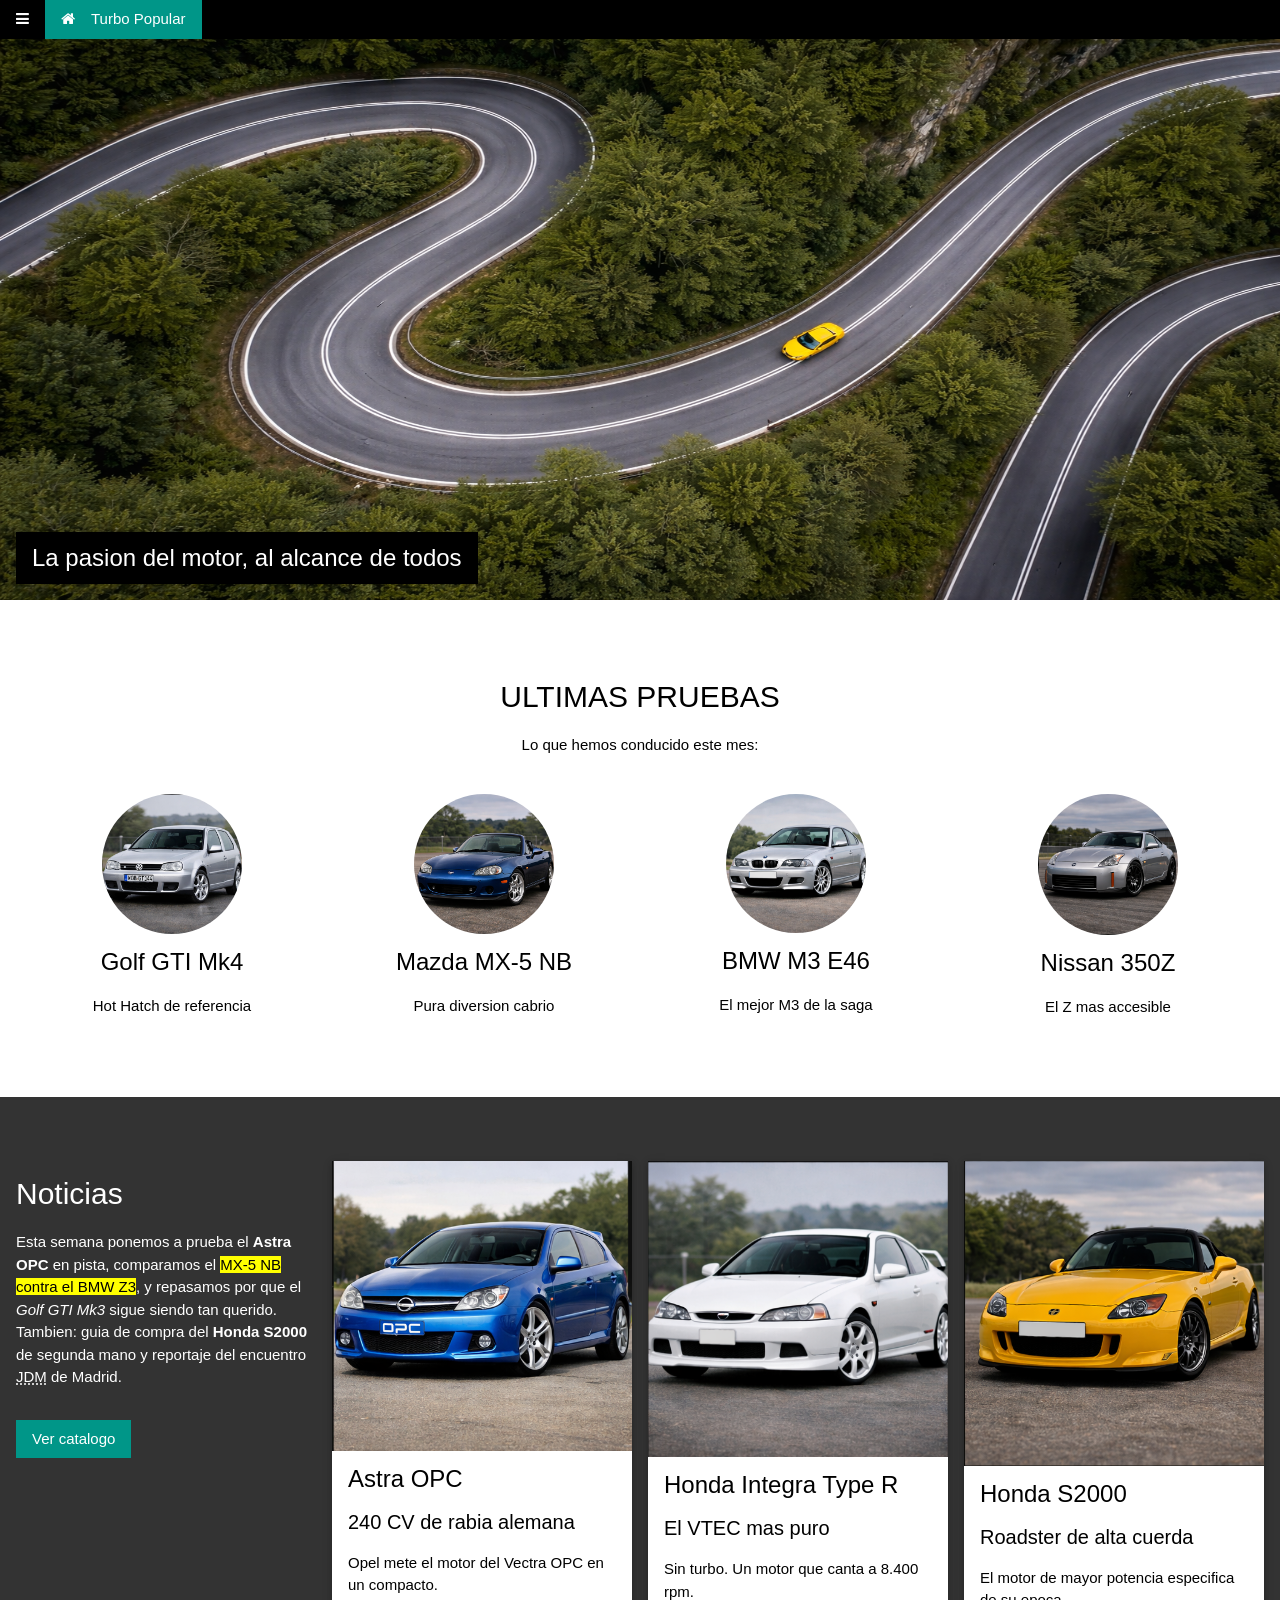
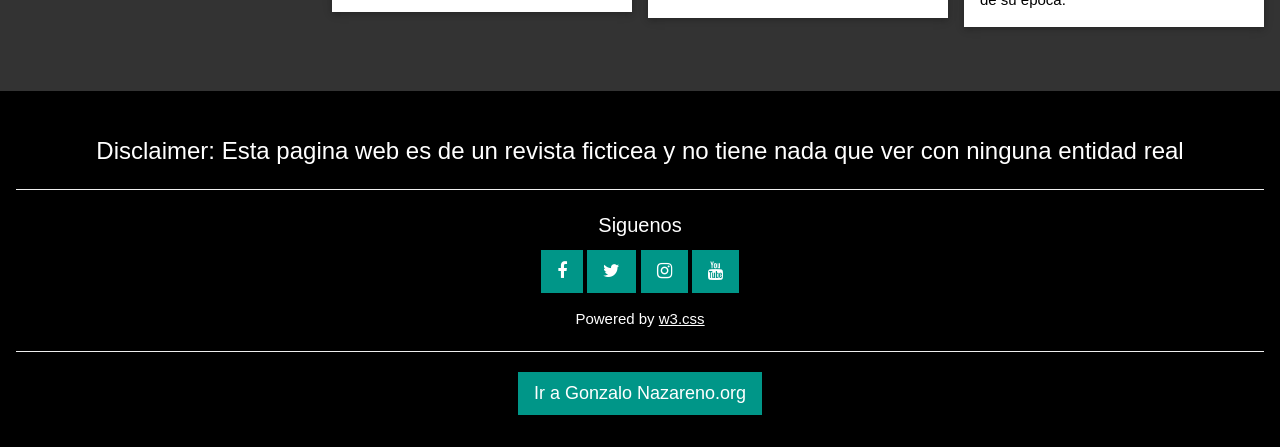
<file: index.html>
<!DOCTYPE html>
<html lang="es">
<head>
<title>Inicio - Turbo Popular</title>
<meta charset="UTF-8">
<meta name="viewport" content="width=device-width, initial-scale=1">
<link rel="icon" type="image/svg+xml" href="imagenes/favicon.svg">
<link rel="stylesheet" href="styles.css">
<link rel="stylesheet" href="https://cdnjs.cloudflare.com/ajax/libs/font-awesome/4.7.0/css/font-awesome.min.css">
</head>
<body id="inicio">

<input type="checkbox" id="menu-abierto" class="checkbox-sidebar">

<nav class="w3-sidebar w3-bar-block w3-white w3-card w3-animate-left w3-xxlarge ocultar" id="mySidebar">
  <label for="menu-abierto" class="w3-bar-item w3-button w3-text-teal puntero">
    Cerrar <i class="fa fa-remove"></i>
  </label>
  <hr>
  <a href="index.html" class="w3-bar-item w3-button boton-barra-lateral">Inicio</a>
  <hr>
  <a href="info.html" class="w3-bar-item w3-button boton-barra-lateral">La Revista</a>
  <hr>
  <a href="galeria.html" class="w3-bar-item w3-button boton-barra-lateral">Catalogo</a>
  <hr>
  <a href="suscripcion.html" class="w3-bar-item w3-button boton-barra-lateral">Suscripcion</a>
  <hr>
  <a href="examen.html" class="w3-bar-item w3-button boton-barra-lateral">Examen</a>
</nav>

<div class="w3-top">
  <div class="w3-bar w3-theme-d2 w3-left-align">
    <label for="menu-abierto" class="w3-bar-item w3-button w3-hover-white puntero">
      <i class="fa fa-bars"></i>
    </label>
    <a href="index.html" class="w3-bar-item w3-button w3-teal">
      <i class="fa fa-home w3-margin-right"></i>Turbo Popular
    </a>
    <span class="w3-bar-item w3-hide-small w3-opacity titulo-menu-lateral">Inicio</span>
  </div>
</div>

<div class="w3-display-container w3-animate-opacity">
  <img src="imagenes/cabecera.png" class="imagen-principal" alt="Turbo Popular">
  <div class="w3-container w3-display-bottomleft w3-margin-bottom">
    <button class="w3-button w3-xlarge w3-theme w3-hover-teal">La pasion del motor, al alcance de todos</button>
  </div>
</div>

<div class="w3-container w3-padding-64 w3-center" id="pruebas">
  <h2>ULTIMAS PRUEBAS</h2>
  <p>Lo que hemos conducido este mes:</p>
  <div class="w3-row"><br>

    <div class="w3-quarter">
      <img src="imagenes/golf-gti-mk4.png" class="w3-circle w3-hover-opacity imagenes-ini" alt="Golf GTI Mk4">
      <h3>Golf GTI Mk4</h3>
      <p>Hot Hatch de referencia</p>
    </div>

    <div class="w3-quarter">
      <img src="imagenes/mx5-nb.png" class="w3-circle w3-hover-opacity imagenes-ini" alt="Mazda MX-5 NB">
      <h3>Mazda MX-5 NB</h3>
      <p>Pura diversion cabrio</p>
    </div>

    <div class="w3-quarter">
      <img src="imagenes/m3-e46.png" class="w3-circle w3-hover-opacity imagenes-ini" alt="BMW M3 E46">
      <h3>BMW M3 E46</h3>
      <p>El mejor M3 de la saga</p>
    </div>

    <div class="w3-quarter">
      <img src="imagenes/350z.png" class="w3-circle w3-hover-opacity imagenes-ini" alt="Nissan 350Z">
      <h3>Nissan 350Z</h3>
      <p>El Z mas accesible</p>
    </div>

  </div>
</div>

<div class="w3-row-padding w3-padding-64 w3-theme-l1" id="noticias">

  <div class="w3-quarter">
    <h2>Noticias</h2>
    <p>Esta semana ponemos a prueba el <strong>Astra OPC</strong> en pista,
    comparamos el <mark>MX-5 NB contra el BMW Z3</mark>, y repasamos
    por que el <em>Golf GTI Mk3</em> sigue siendo tan querido.
    Tambien: guia de compra del <strong>Honda S2000</strong> de segunda mano
    y reportaje del encuentro <abbr title="Japan Domestic Market">JDM</abbr> de Madrid.</p>
    <a href="galeria.html" class="w3-button w3-teal w3-margin-top">Ver catalogo</a>
  </div>

  <div class="w3-quarter">
    <div class="w3-card w3-white">
      <img src="imagenes/astra-opc.png" class="imagenes-noticia" alt="Astra OPC">
      <div class="w3-container">
        <h3>Astra OPC</h3>
        <h4>240 CV de rabia alemana</h4>
        <p>Opel mete el motor del Vectra OPC en un compacto.</p>
      </div>
    </div>
  </div>

  <div class="w3-quarter">
    <div class="w3-card w3-white">
      <img src="imagenes/integra-typeR.png" class="imagenes-noticia" alt="Honda Integra Type R">
      <div class="w3-container">
        <h3>Honda Integra Type R</h3>
        <h4>El VTEC mas puro</h4>
        <p>Sin turbo. Un motor que canta a 8.400 rpm.</p>
      </div>
    </div>
  </div>

  <div class="w3-quarter">
    <div class="w3-card w3-white">
      <img src="imagenes/s2000.png" class="imagenes-noticia" alt="Honda S2000">
      <div class="w3-container">
        <h3>Honda S2000</h3>
        <h4>Roadster de alta cuerda</h4>
        <p>El motor de mayor potencia especifica de su epoca.</p>
      </div>
    </div>
  </div>

</div>

<footer class="w3-container w3-padding-32 w3-theme-d1 w3-center">
  <h3>Disclaimer: Esta pagina web es de un revista ficticea y no tiene nada que ver con ninguna entidad real</h3>
  <hr>
  <h4>Siguenos</h4>
  <a class="w3-button w3-large w3-teal" href="https://www.facebook.com"  target="_blank" rel="noopener"><i class="fa fa-facebook"></i></a>
  <a class="w3-button w3-large w3-teal" href="https://www.twitter.com"   target="_blank" rel="noopener"><i class="fa fa-twitter"></i></a>
  <a class="w3-button w3-large w3-teal" href="https://www.instagram.com" target="_blank" rel="noopener"><i class="fa fa-instagram"></i></a>
  <a class="w3-button w3-large w3-teal" href="https://www.youtube.com"   target="_blank" rel="noopener"><i class="fa fa-youtube"></i></a>
  <a class="w3-button w3-large w3-teal w3-hide-small" href="https://www.linkedin.com" target="_blank" rel="noopener"><i class="fa fa-linkedin"></i></a>
  <p>Powered by <a href="https://www.w3schools.com/w3css/default.asp" target="_blank">w3.css</a></p>
  <hr>
  <a class="w3-button w3-large w3-teal" href="https://www.gonzalonazareno.org"  target="_blank" rel="noopener">Ir a Gonzalo Nazareno.org</a>
</footer>
</body>
</html>
</file>
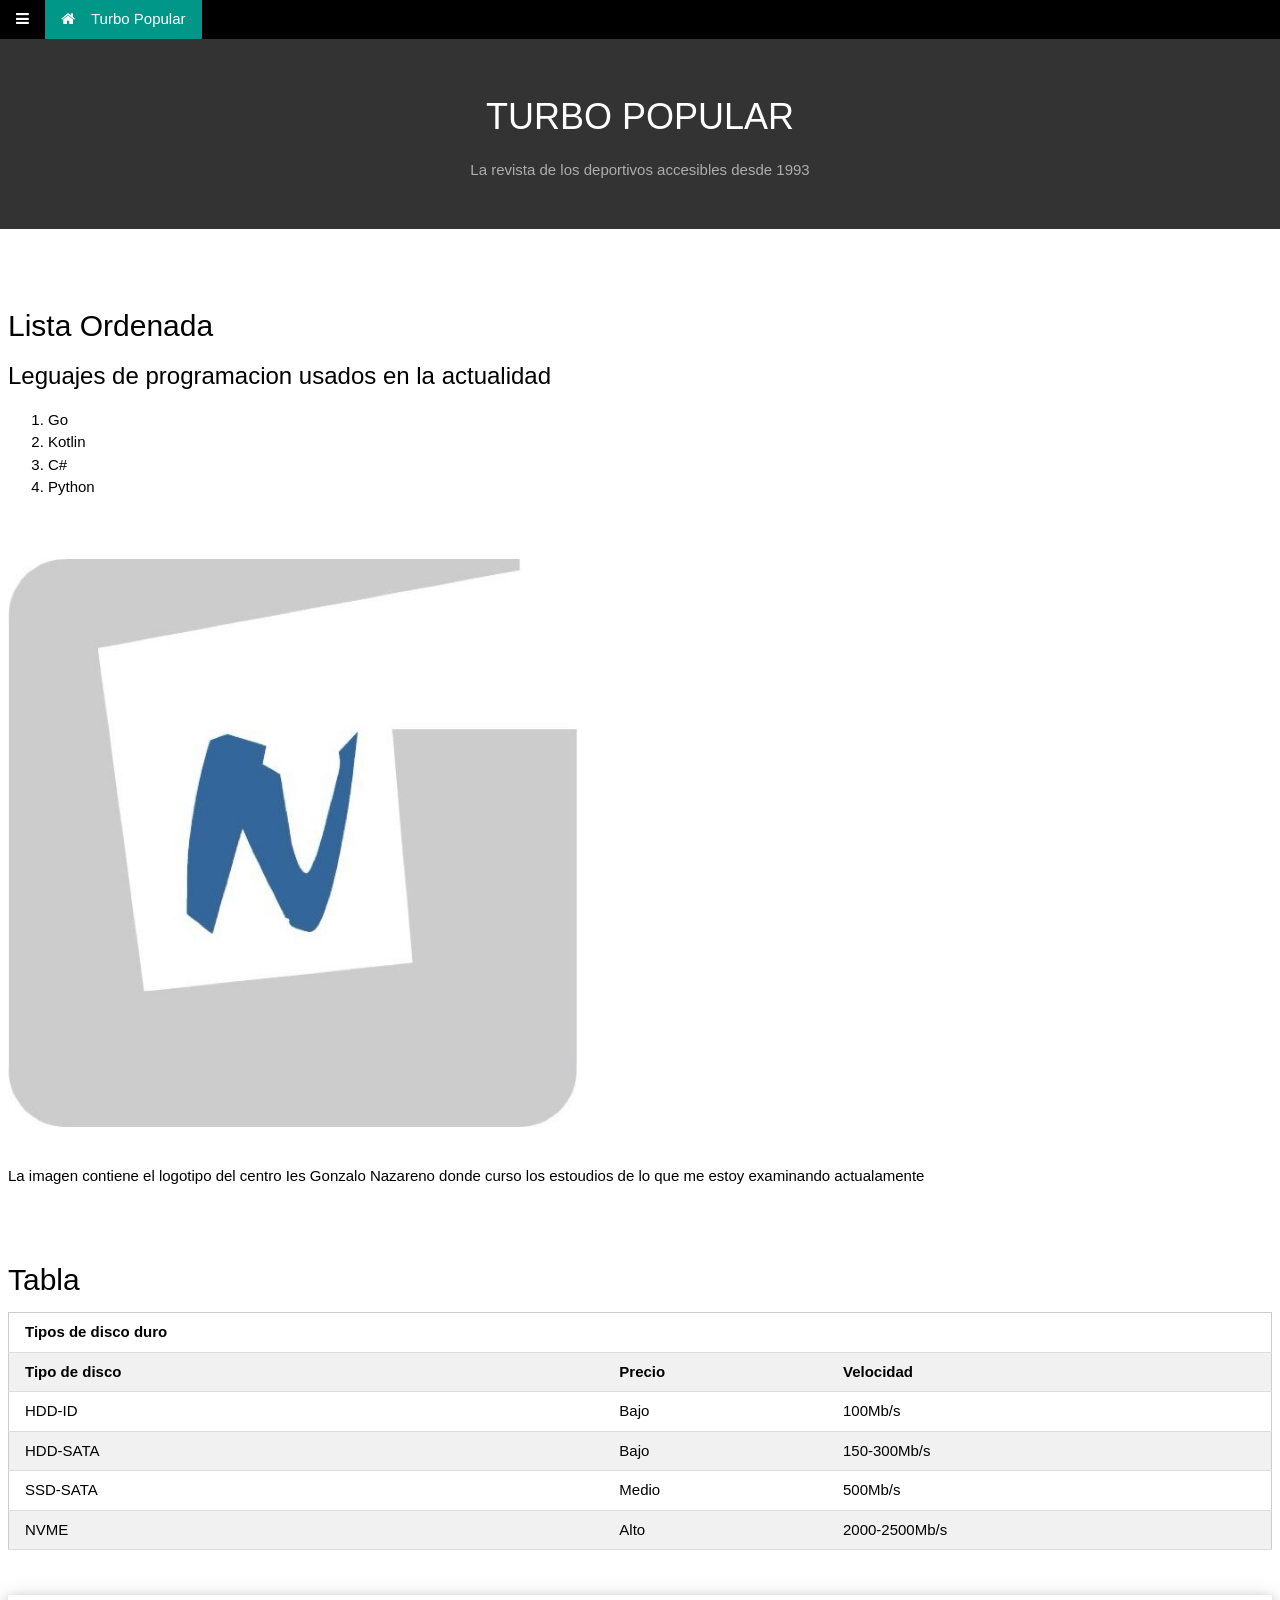
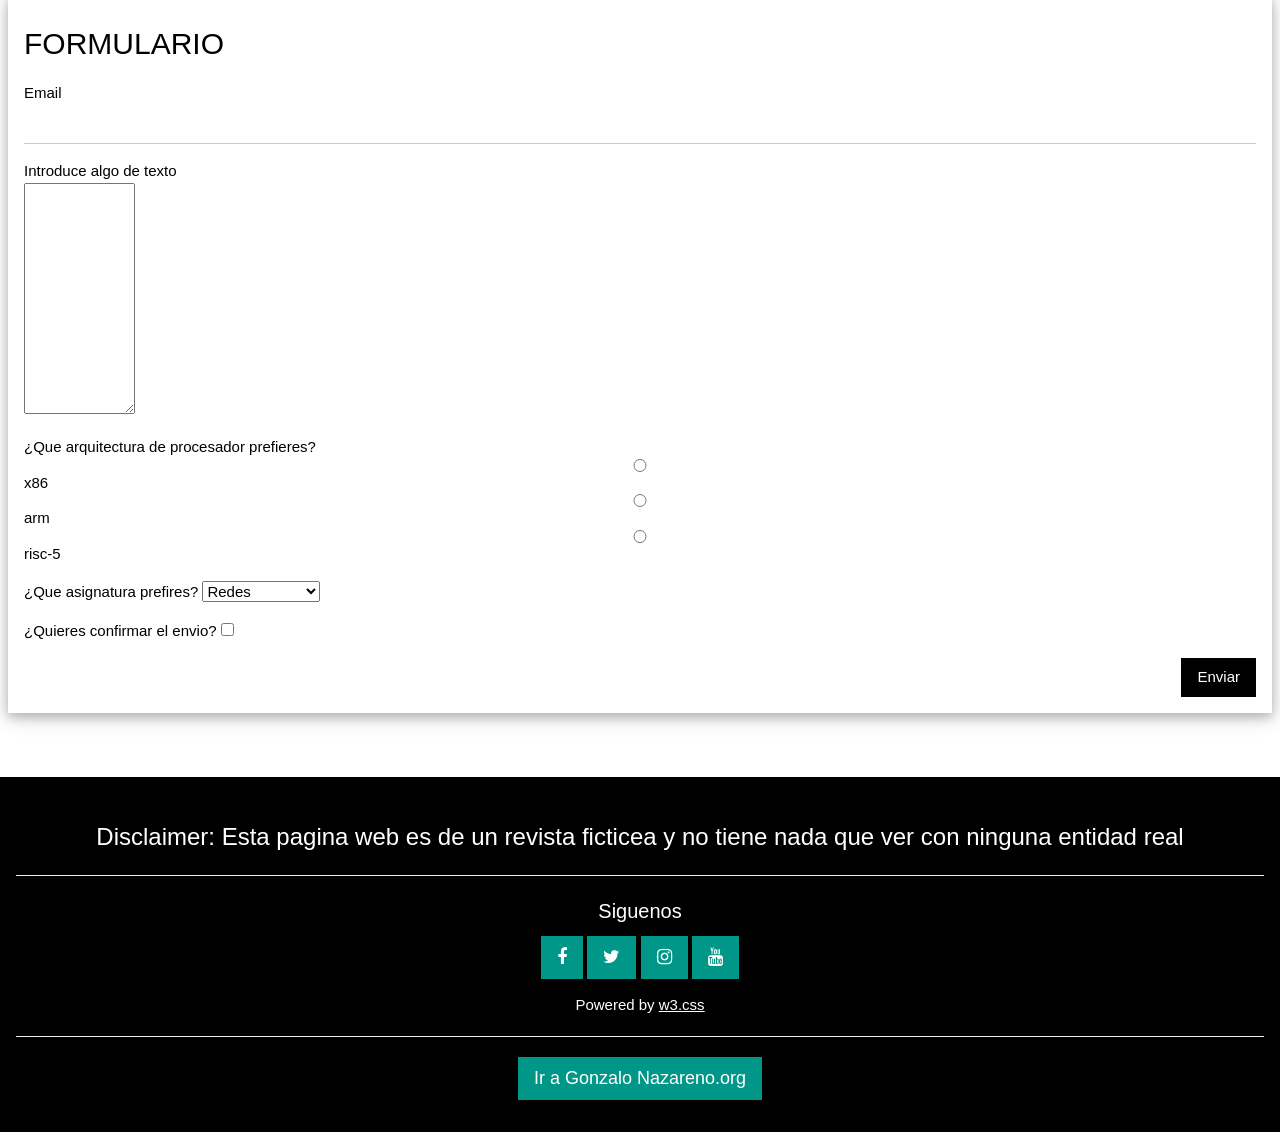
<file: examen.html>
<!DOCTYPE html>
<html lang="es">
<head>
<title>La Revista - Turbo Popular</title>
<meta charset="UTF-8">
<meta name="viewport" content="width=device-width, initial-scale=1">
<link rel="icon" type="image/svg+xml" href="imagenes/favicon.svg">
<link rel="stylesheet" href="styles.css">
<link rel="stylesheet" href="https://cdnjs.cloudflare.com/ajax/libs/font-awesome/4.7.0/css/font-awesome.min.css">
</head>
<body id="examen-inicio">

<input type="checkbox" id="menu-abierto" class="checkbox-sidebar">

<nav class="w3-sidebar w3-bar-block w3-white w3-card w3-animate-left w3-xxlarge ocultar" id="mySidebar">
  <label for="menu-abierto" class="w3-bar-item w3-button w3-text-teal puntero">
    Cerrar <i class="fa fa-remove"></i>
  </label>
  <hr>
  <a href="index.html" class="w3-bar-item w3-button boton-barra-lateral">Inicio</a>
  <hr>
  <a href="info.html" class="w3-bar-item w3-button boton-barra-lateral">La Revista</a>
  <hr>
  <a href="galeria.html" class="w3-bar-item w3-button boton-barra-lateral">Catalogo</a>
  <hr>
  <a href="suscripcion.html" class="w3-bar-item w3-button boton-barra-lateral">Suscripcion</a>
  <hr>
  <a href="examen.html" class="w3-bar-item w3-button boton-barra-lateral">Examen</a>
</nav>

<div class="w3-top">
  <div class="w3-bar w3-theme-d2 w3-left-align">
    <label for="menu-abierto" class="w3-bar-item w3-button w3-hover-white puntero">
      <i class="fa fa-bars"></i>
    </label>
    <a href="index.html" class="w3-bar-item w3-button w3-teal">
      <i class="fa fa-home w3-margin-right"></i>Turbo Popular
    </a>
    <span class="w3-bar-item w3-hide-small w3-opacity titulo-menu-lateral" >La Revista</span>
  </div>
</div>

<header class="w3-container w3-theme-l1 titular-info">
  <h1 class="w3-center">TURBO POPULAR</h1>
  <p class="w3-center w3-opacity">La revista de los deportivos accesibles desde 1993</p>
</header>

<div class="w3-row-padding w3-padding-64">
  <h2>Lista Ordenada</h2>
  <h3>Leguajes de programacion usados en la actualidad</h3>
  <ol>
    <li>Go</li>
    <li>Kotlin</li>
    <li>C#</li>
    <li>Python</li>
  </ol>
  <br>
  <br> 
  <a href="https://dit.gonzalonazareno.org/gestiona/"><img src="imagenes/iesgn.jpeg" class="img-examen" alt="Ies Gonzalo Nazareno"></a>
  <br>
  <br>
  <p>La imagen contiene el logotipo del centro Ies Gonzalo Nazareno donde curso los estoudios de lo que me estoy examinando actualamente </p>
  <br>
  <br>
  <h2>Tabla</h2>
  <table class="w3-table-all w3-hoverable w3-striped">
      <thead>
        <tr><th>Tipos de disco duro</th></tr>
        <tr>
          <th>Tipo de disco</th>
          <th>Precio</th>
          <th>Velocidad</th>
        </tr>
      </thead>
      <tbody>
        <tr><td>HDD-ID</td><td>Bajo</td><td>100Mb/s</td></tr>
        <tr><td>HDD-SATA</td><td>Bajo</td><td>150-300Mb/s</td></tr>
        <tr><td>SSD-SATA</td><td>Medio</td><td>500Mb/s</td></tr>
        <tr><td>NVME</td><td>Alto</td><td>2000-2500Mb/s</td></tr>
      </tbody>
    </table>
    <br>
    <br>
    <form class="w3-container w3-card-4 w3-padding-16 w3-white" action="http://endor.josedomingo.org/josedom/resultado.php" method="post">
        <h2>FORMULARIO</h2>
        <div class="w3-section">
          <label for="email">Email</label>
          <input class="w3-input" type="email" name="email" id="email">
        </div>
        <div class="w3-section">
          <label for="texto">Introduce algo de texto</label><br>
          <textarea name="texto" id="texto" rows="10" cols="10"></textarea>
        </div>
        <div class="w3-section">
          <label>¿Que arquitectura de procesador prefieres?</label>
          <input class="w3-input" type="radio" name="tipo-deportivo" value="x86">x86
          <input class="w3-input" type="radio" name="tipo-deportivo" value="arm">arm
          <input class="w3-input" type="radio" name="tipo-deportivo" value="risc">risc-5
        </div>
        <div class="w3-section">
          <label for="asignatura">¿Que asignatura prefires?</label>
          <select name="asignatura" id="asignatura">
            <option value="redes">Redes</option>
            <option value="base">Base de datos</option>
            <option value="iso">Iso</option>
          </select>
        </div>
        <div class="w3-section">
          <label for="confirmar-envio">¿Quieres confirmar el envio?</label>
          <input type="checkbox" id="confirmar-envio" name="confirmar-envio">
        </div>
        <button type="submit" class="w3-button w3-right w3-theme">Enviar</button>
      </form>
  

</div>

<footer class="w3-container w3-padding-32 w3-theme-d1 w3-center">
  <h3>Disclaimer: Esta pagina web es de un revista ficticea y no tiene nada que ver con ninguna entidad real</h3>
  <hr>
  <h4>Siguenos</h4>
  <a class="w3-button w3-large w3-teal" href="https://www.facebook.com"  target="_blank" rel="noopener"><i class="fa fa-facebook"></i></a>
  <a class="w3-button w3-large w3-teal" href="https://www.twitter.com"   target="_blank" rel="noopener"><i class="fa fa-twitter"></i></a>
  <a class="w3-button w3-large w3-teal" href="https://www.instagram.com" target="_blank" rel="noopener"><i class="fa fa-instagram"></i></a>
  <a class="w3-button w3-large w3-teal" href="https://www.youtube.com"   target="_blank" rel="noopener"><i class="fa fa-youtube"></i></a>
  <a class="w3-button w3-large w3-teal w3-hide-small" href="https://www.linkedin.com" target="_blank" rel="noopener"><i class="fa fa-linkedin"></i></a>
  <p>Powered by <a href="https://www.w3schools.com/w3css/default.asp" target="_blank">w3.css</a></p>
  <hr>
  <a class="w3-button w3-large w3-teal" href="https://www.gonzalonazareno.org"  target="_blank" rel="noopener">Ir a Gonzalo Nazareno.org</a>
</footer>
</body>
</html>
</file>
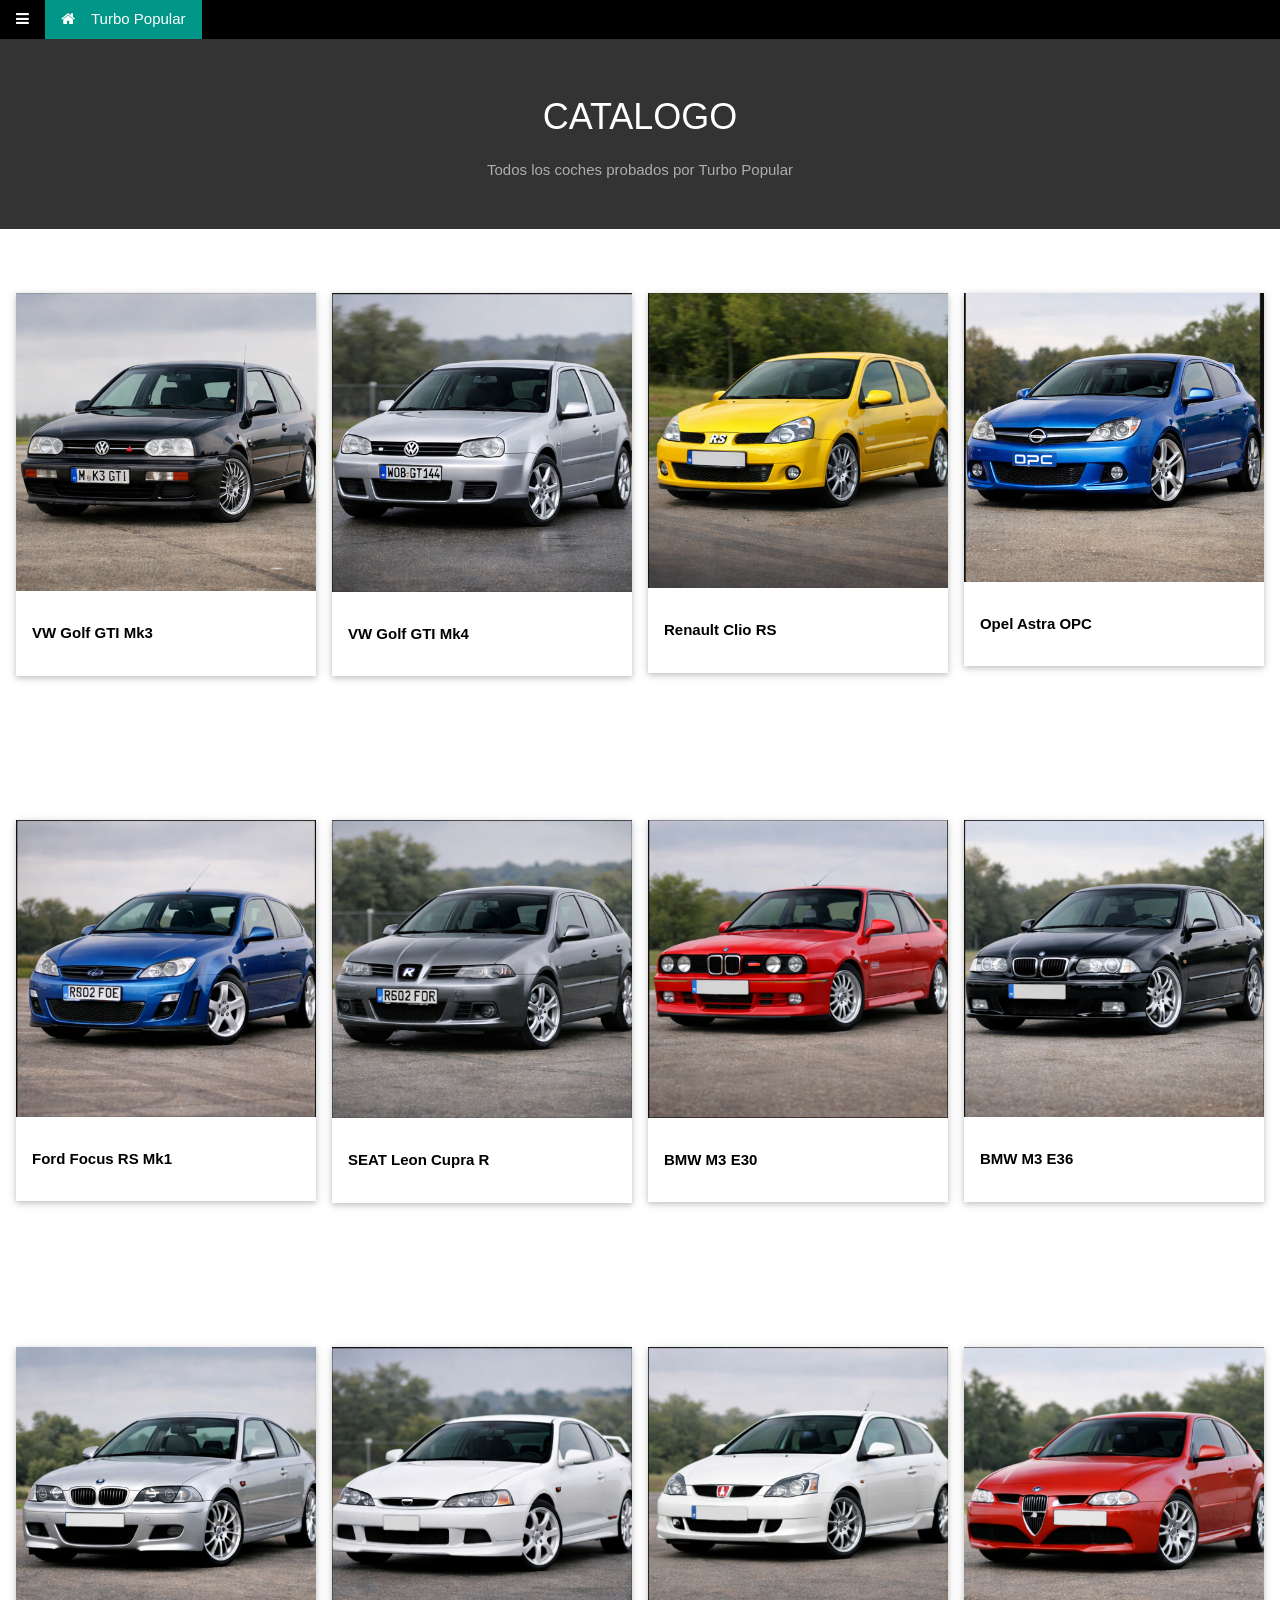
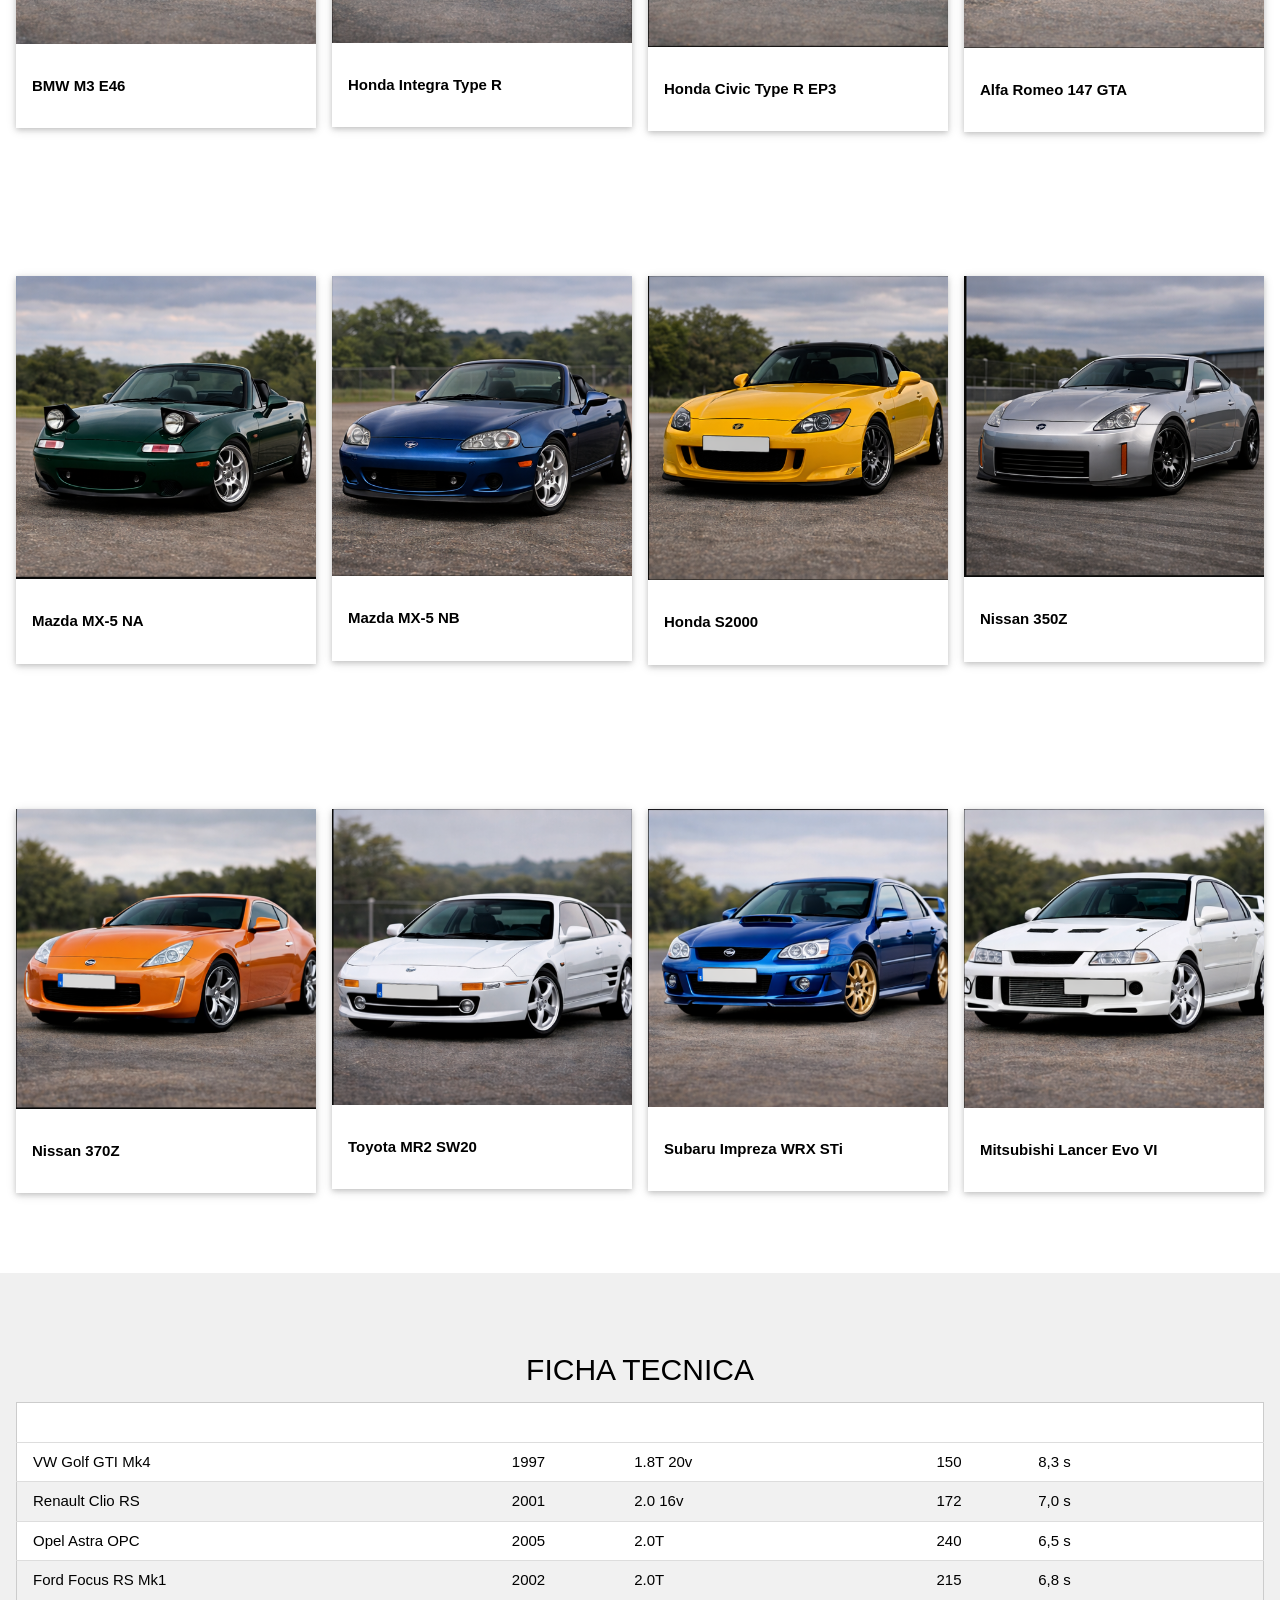
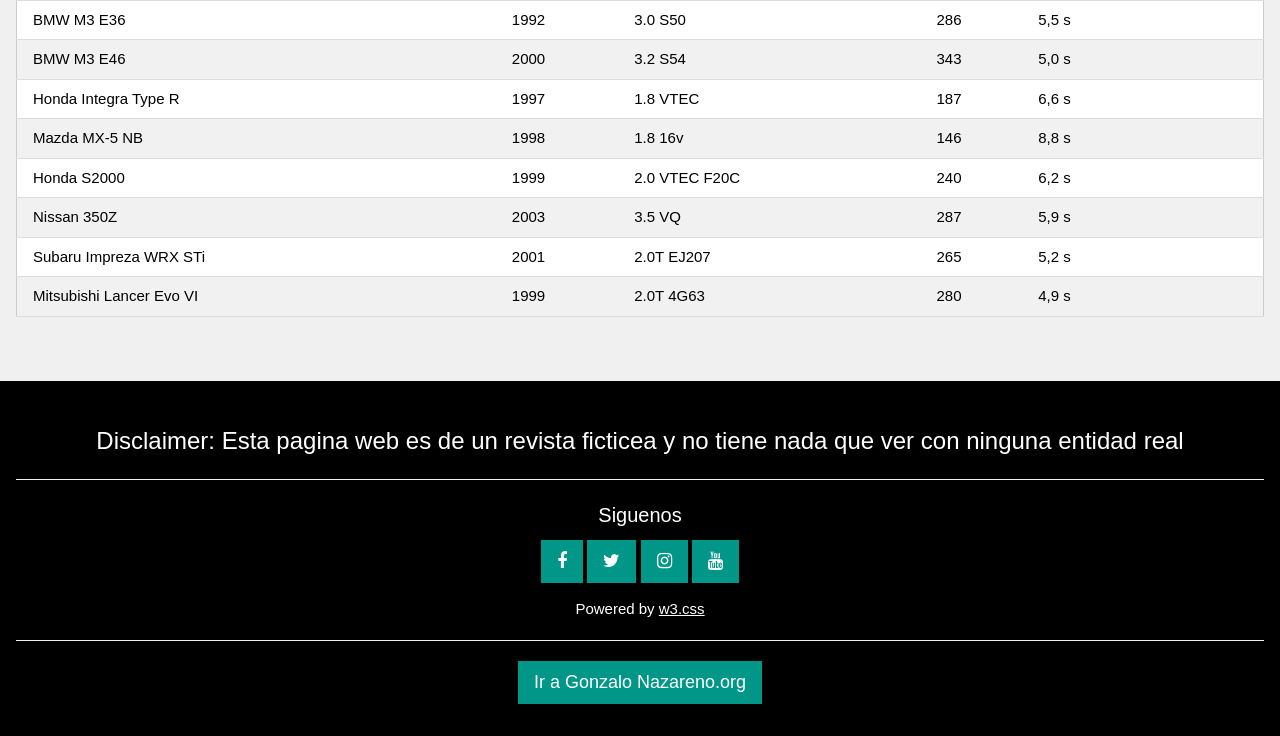
<file: galeria.html>
<!DOCTYPE html>
<html lang="es">
<head>
<title>Catalogo - Turbo Popular</title>
<meta charset="UTF-8">
<meta name="viewport" content="width=device-width, initial-scale=1">
<link rel="icon" type="image/svg+xml" href="imagenes/favicon.svg">
<link rel="stylesheet" href="styles.css">
<link rel="stylesheet" href="https://cdnjs.cloudflare.com/ajax/libs/font-awesome/4.7.0/css/font-awesome.min.css">
</head>
<body id="galeria-inicio">

<input type="checkbox" id="menu-abierto" class="checkbox-sidebar">

<nav class="w3-sidebar w3-bar-block w3-white w3-card w3-animate-left w3-xxlarge ocultar" id="mySidebar">
  <label for="menu-abierto" class="w3-bar-item w3-button w3-text-teal puntero">
    Cerrar <i class="fa fa-remove"></i>
  </label>
  <hr>
  <a href="index.html" class="w3-bar-item w3-button boton-barra-lateral">Inicio</a>
  <hr>
  <a href="info.html" class="w3-bar-item w3-button boton-barra-lateral">La Revista</a>
  <hr>
  <a href="galeria.html" class="w3-bar-item w3-button boton-barra-lateral">Catalogo</a>
  <hr>
  <a href="suscripcion.html" class="w3-bar-item w3-button boton-barra-lateral">Suscripcion</a>
  <hr>
  <a href="examen.html" class="w3-bar-item w3-button boton-barra-lateral">Examen</a>
</nav>

<div class="w3-top">
  <div class="w3-bar w3-theme-d2 w3-left-align">
    <label for="menu-abierto" class="w3-bar-item w3-button w3-hover-white puntero">
      <i class="fa fa-bars"></i>
    </label>
    <a href="index.html" class="w3-bar-item w3-button w3-teal">
      <i class="fa fa-home w3-margin-right"></i>Turbo Popular
    </a>
    <span class="w3-bar-item w3-hide-small w3-opacity titulo-menu-lateral">Catalogo</span>
  </div>
</div>

<div class="w3-container w3-theme-l1 catalogo">
  <h1 class="w3-center">CATALOGO</h1>
  <p class="w3-center w3-opacity">Todos los coches probados por Turbo Popular</p>
</div>

<div class="w3-row-padding w3-padding-64 fila-galeria">

    <div class="w3-quarter w3-margin-bottom">
      <div class="w3-card w3-white">
        <img src="imagenes/golf-gti-mk3.png" class="imagenes-galeria" alt="VW Golf GTI Mk3">
        <div class="w3-container w3-padding-16">
          <p><strong>VW Golf GTI Mk3</strong></p>
        </div>
      </div>
    </div>
    <div class="w3-quarter w3-margin-bottom">
      <div class="w3-card w3-white">
        <img src="imagenes/golf-gti-mk4.png" class="imagenes-galeria" alt="VW Golf GTI Mk4">
        <div class="w3-container w3-padding-16">
          <p><strong>VW Golf GTI Mk4</strong></p>
        </div>
      </div>
    </div>
    <div class="w3-quarter w3-margin-bottom">
      <div class="w3-card w3-white">
        <img src="imagenes/clio-rs.png" class="imagenes-galeria" alt="Renault Clio RS">
        <div class="w3-container w3-padding-16">
          <p><strong>Renault Clio RS</strong></p>
        </div>
      </div>
    </div>
    <div class="w3-quarter w3-margin-bottom">
      <div class="w3-card w3-white">
        <img src="imagenes/astra-opc.png" class="imagenes-galeria" alt="Opel Astra OPC">
        <div class="w3-container w3-padding-16">
          <p><strong>Opel Astra OPC</strong></p>
        </div>
      </div>
    </div>
</div>

<div class="w3-row-padding w3-padding-64 fila-galeria">

    <div class="w3-quarter w3-margin-bottom">
      <div class="w3-card w3-white">
        <img src="imagenes/focus-rs.png" class="imagenes-galeria" alt="Ford Focus RS Mk1">
        <div class="w3-container w3-padding-16">
          <p><strong>Ford Focus RS Mk1</strong></p>
        </div>
      </div>
    </div>
    <div class="w3-quarter w3-margin-bottom">
      <div class="w3-card w3-white">
        <img src="imagenes/leon-cupra.png" class="imagenes-galeria" alt="SEAT Leon Cupra R">
        <div class="w3-container w3-padding-16">
          <p><strong>SEAT Leon Cupra R</strong></p>
        </div>
      </div>
    </div>
    <div class="w3-quarter w3-margin-bottom">
      <div class="w3-card w3-white">
        <img src="imagenes/m3-e30.png" class="imagenes-galeria" alt="BMW M3 E30">
        <div class="w3-container w3-padding-16">
          <p><strong>BMW M3 E30</strong></p>
        </div>
      </div>
    </div>
    <div class="w3-quarter w3-margin-bottom">
      <div class="w3-card w3-white">
        <img src="imagenes/m3-e36.png" class="imagenes-galeria" alt="BMW M3 E36">
        <div class="w3-container w3-padding-16">
          <p><strong>BMW M3 E36</strong></p>
        </div>
      </div>
    </div>
</div>

<div class="w3-row-padding w3-padding-64 fila-galeria">

    <div class="w3-quarter w3-margin-bottom">
      <div class="w3-card w3-white">
        <img src="imagenes/m3-e46.png" class="imagenes-galeria" alt="BMW M3 E46">
        <div class="w3-container w3-padding-16">
          <p><strong>BMW M3 E46</strong></p>
        </div>
      </div>
    </div>
    <div class="w3-quarter w3-margin-bottom">
      <div class="w3-card w3-white">
        <img src="imagenes/integra-typeR.png" class="imagenes-galeria" alt="Honda Integra Type R">
        <div class="w3-container w3-padding-16">
          <p><strong>Honda Integra Type R</strong></p>
        </div>
      </div>
    </div>
    <div class="w3-quarter w3-margin-bottom">
      <div class="w3-card w3-white">
        <img src="imagenes/civic-typeR-ep3.png" class="imagenes-galeria" alt="Honda Civic Type R EP3">
        <div class="w3-container w3-padding-16">
          <p><strong>Honda Civic Type R EP3</strong></p>
        </div>
      </div>
    </div>
    <div class="w3-quarter w3-margin-bottom">
      <div class="w3-card w3-white">
        <img src="imagenes/alfa-147.png" class="imagenes-galeria" alt="Alfa Romeo 147 GTA">
        <div class="w3-container w3-padding-16">
          <p><strong>Alfa Romeo 147 GTA</strong></p>
        </div>
      </div>
    </div>
</div>

<div class="w3-row-padding w3-padding-64 fila-galeria">
    <div class="w3-quarter w3-margin-bottom">
      <div class="w3-card w3-white">
        <img src="imagenes/mx5-na.png" class="imagenes-galeria" alt="Mazda MX-5 NA">
        <div class="w3-container w3-padding-16">
          <p><strong>Mazda MX-5 NA</strong></p>
        </div>
      </div>
    </div>
    <div class="w3-quarter w3-margin-bottom">
      <div class="w3-card w3-white">
        <img src="imagenes/mx5-nb.png" class="imagenes-galeria" alt="Mazda MX-5 NB">
        <div class="w3-container w3-padding-16">
          <p><strong>Mazda MX-5 NB</strong></p>
        </div>
      </div>
    </div>
    <div class="w3-quarter w3-margin-bottom">
      <div class="w3-card w3-white">
        <img src="imagenes/s2000.png" class="imagenes-galeria" alt="Honda S2000">
        <div class="w3-container w3-padding-16">
          <p><strong>Honda S2000</strong></p>
        </div>
      </div>
    </div>
    <div class="w3-quarter w3-margin-bottom">
      <div class="w3-card w3-white">
        <img src="imagenes/350z.png" class="imagenes-galeria" alt="Nissan 350Z">
        <div class="w3-container w3-padding-16">
          <p><strong>Nissan 350Z</strong></p>
        </div>
      </div>
    </div>
</div>

<div class="w3-row-padding w3-padding-64 fila-galeria">

    <div class="w3-quarter w3-margin-bottom">
      <div class="w3-card w3-white">
        <img src="imagenes/370z.png" class="imagenes-galeria" alt="Nissan 370Z">
        <div class="w3-container w3-padding-16">
          <p><strong>Nissan 370Z</strong></p>
        </div>
      </div>
    </div>
    <div class="w3-quarter w3-margin-bottom">
      <div class="w3-card w3-white">
        <img src="imagenes/mr2-sw20.png" class="imagenes-galeria" alt="Toyota MR2 SW20">
        <div class="w3-container w3-padding-16">
          <p><strong>Toyota MR2 SW20</strong></p>
        </div>
      </div>
    </div>
    <div class="w3-quarter w3-margin-bottom">
      <div class="w3-card w3-white">
        <img src="imagenes/impreza-wrx-sti.png" class="imagenes-galeria" alt="Subaru Impreza WRX STi">
        <div class="w3-container w3-padding-16">
          <p><strong>Subaru Impreza WRX STi</strong></p>
        </div>
      </div>
    </div>
    <div class="w3-quarter w3-margin-bottom">
      <div class="w3-card w3-white">
        <img src="imagenes/lancer-evo-6.png" class="imagenes-galeria" alt="Mitsubishi Lancer Evo VI">
        <div class="w3-container w3-padding-16">
          <p><strong>Mitsubishi Lancer Evo VI</strong></p>
        </div>
      </div>
    </div>
</div>

<div class="w3-container w3-padding-64 w3-theme-l5">
  <h2 class="w3-center">FICHA TECNICA</h2>
  <div class="w3-responsive">
    <table class="w3-table-all w3-hoverable w3-striped">
      <thead class="w3-theme">
        <tr>
          <th>Modelo</th>
          <th>Año</th>
          <th>Motor</th>
          <th>CV</th>
          <th>0-100 km/h</th>
        </tr>
      </thead>
      <tbody>
        <tr><td>VW Golf GTI Mk4</td><td>1997</td><td>1.8T 20v</td><td>150</td><td>8,3 s</td></tr>
        <tr><td>Renault Clio RS</td><td>2001</td><td>2.0 16v</td><td>172</td><td>7,0 s</td></tr>
        <tr><td>Opel Astra OPC</td><td>2005</td><td>2.0T</td><td>240</td><td>6,5 s</td></tr>
        <tr><td>Ford Focus RS Mk1</td><td>2002</td><td>2.0T</td><td>215</td><td>6,8 s</td></tr>
        <tr><td>BMW M3 E36</td><td>1992</td><td>3.0 S50</td><td>286</td><td>5,5 s</td></tr>
        <tr><td>BMW M3 E46</td><td>2000</td><td>3.2 S54</td><td>343</td><td>5,0 s</td></tr>
        <tr><td>Honda Integra Type R</td><td>1997</td><td>1.8 VTEC</td><td>187</td><td>6,6 s</td></tr>
        <tr><td>Mazda MX-5 NB</td><td>1998</td><td>1.8 16v</td><td>146</td><td>8,8 s</td></tr>
        <tr><td>Honda S2000</td><td>1999</td><td>2.0 VTEC F20C</td><td>240</td><td>6,2 s</td></tr>
        <tr><td>Nissan 350Z</td><td>2003</td><td>3.5 VQ</td><td>287</td><td>5,9 s</td></tr>
        <tr><td>Subaru Impreza WRX STi</td><td>2001</td><td>2.0T EJ207</td><td>265</td><td>5,2 s</td></tr>
        <tr><td>Mitsubishi Lancer Evo VI</td><td>1999</td><td>2.0T 4G63</td><td>280</td><td>4,9 s</td></tr>
      </tbody>
    </table>
  </div>
</div>

<footer class="w3-container w3-padding-32 w3-theme-d1 w3-center">
  <h3>Disclaimer: Esta pagina web es de un revista ficticea y no tiene nada que ver con ninguna entidad real</h3>
  <hr>
  <h4>Siguenos</h4>
  <a class="w3-button w3-large w3-teal" href="https://www.facebook.com"  target="_blank" rel="noopener"><i class="fa fa-facebook"></i></a>
  <a class="w3-button w3-large w3-teal" href="https://www.twitter.com"   target="_blank" rel="noopener"><i class="fa fa-twitter"></i></a>
  <a class="w3-button w3-large w3-teal" href="https://www.instagram.com" target="_blank" rel="noopener"><i class="fa fa-instagram"></i></a>
  <a class="w3-button w3-large w3-teal" href="https://www.youtube.com"   target="_blank" rel="noopener"><i class="fa fa-youtube"></i></a>
  <a class="w3-button w3-large w3-teal w3-hide-small" href="https://www.linkedin.com" target="_blank" rel="noopener"><i class="fa fa-linkedin"></i></a>
  <p>Powered by <a href="https://www.w3schools.com/w3css/default.asp" target="_blank">w3.css</a></p>
  <hr>
  <a class="w3-button w3-large w3-teal" href="https://www.gonzalonazareno.org"  target="_blank" rel="noopener">Ir a Gonzalo Nazareno.org</a>
</footer>
</body>
</html>
</file>
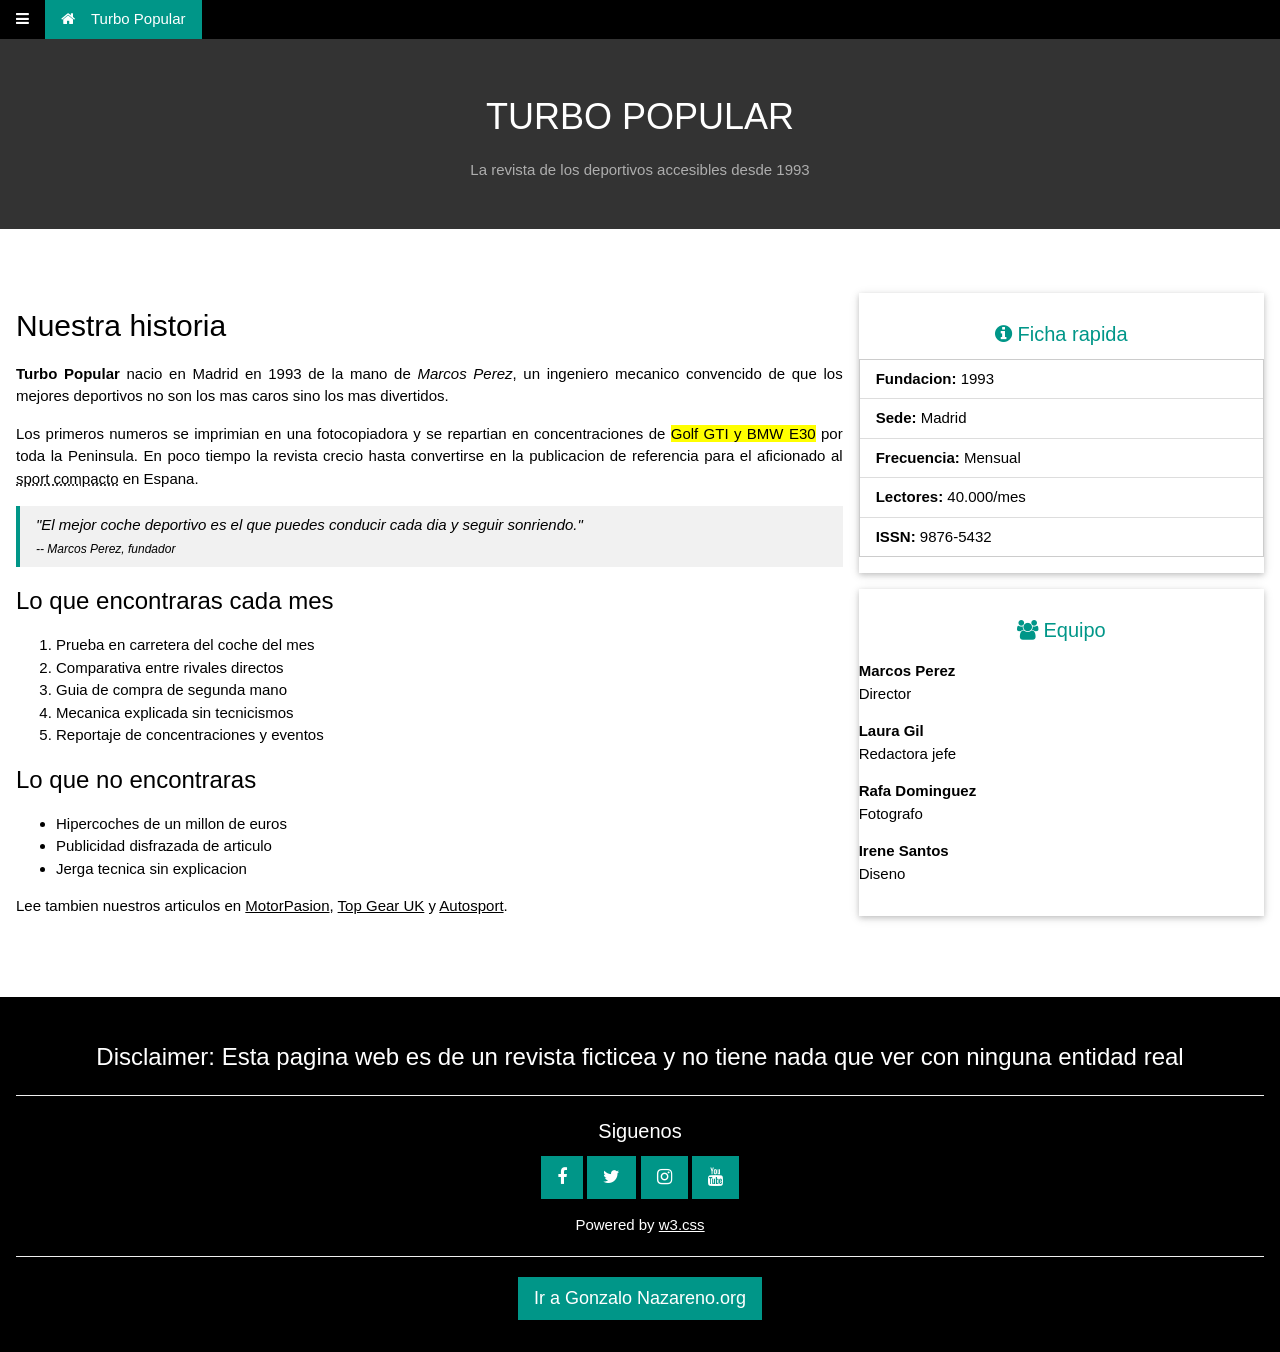
<file: info.html>
<!DOCTYPE html>
<html lang="es">
<head>
<title>La Revista - Turbo Popular</title>
<meta charset="UTF-8">
<meta name="viewport" content="width=device-width, initial-scale=1">
<link rel="icon" type="image/svg+xml" href="imagenes/favicon.svg">
<link rel="stylesheet" href="styles.css">
<link rel="stylesheet" href="https://cdnjs.cloudflare.com/ajax/libs/font-awesome/4.7.0/css/font-awesome.min.css">
</head>
<body id="info-inicio">

<input type="checkbox" id="menu-abierto" class="checkbox-sidebar">

<nav class="w3-sidebar w3-bar-block w3-white w3-card w3-animate-left w3-xxlarge ocultar" id="mySidebar">
  <label for="menu-abierto" class="w3-bar-item w3-button w3-text-teal puntero">
    Cerrar <i class="fa fa-remove"></i>
  </label>
  <hr>
  <a href="index.html" class="w3-bar-item w3-button boton-barra-lateral">Inicio</a>
  <hr>
  <a href="info.html" class="w3-bar-item w3-button boton-barra-lateral">La Revista</a>
  <hr>
  <a href="galeria.html" class="w3-bar-item w3-button boton-barra-lateral">Catalogo</a>
  <hr>
  <a href="suscripcion.html" class="w3-bar-item w3-button boton-barra-lateral">Suscripcion</a>
</nav>

<div class="w3-top">
  <div class="w3-bar w3-theme-d2 w3-left-align">
    <label for="menu-abierto" class="w3-bar-item w3-button w3-hover-white puntero">
      <i class="fa fa-bars"></i>
    </label>
    <a href="index.html" class="w3-bar-item w3-button w3-teal">
      <i class="fa fa-home w3-margin-right"></i>Turbo Popular
    </a>
    <span class="w3-bar-item w3-hide-small w3-opacity titulo-menu-lateral" >La Revista</span>
  </div>
</div>

<div class="w3-container w3-theme-l1 titular-info">
  <h1 class="w3-center">TURBO POPULAR</h1>
  <p class="w3-center w3-opacity">La revista de los deportivos accesibles desde 1993</p>
</div>

<div class="w3-row-padding w3-padding-64">

  <article class="w3-col m8">
    <h2>Nuestra historia</h2>
    <p class="w3-justify">
      <strong>Turbo Popular</strong> nacio en Madrid en 1993 de la mano de
      <em>Marcos Perez</em>, un ingeniero mecanico convencido de que los mejores
      deportivos no son los mas caros sino los mas divertidos.
    </p>
    <p class="w3-justify">
      Los primeros numeros se imprimian en una fotocopiadora y se repartian en
      concentraciones de <mark>Golf GTI y BMW E30</mark> por toda la Peninsula.
      En poco tiempo la revista crecio hasta convertirse en la publicacion de
      referencia para el aficionado al
      <abbr title="Automovil de altas prestaciones accesible">sport compacto</abbr>
      en Espana.
    </p>

    <div class="cita-destacada">
      "El mejor coche deportivo es el que puedes conducir cada dia y seguir sonriendo."
      <br><small>-- Marcos Perez, fundador</small>
    </div>

    <h3>Lo que encontraras cada mes</h3>
    <ol>
      <li>Prueba en carretera del coche del mes</li>
      <li>Comparativa entre rivales directos</li>
      <li>Guia de compra de segunda mano</li>
      <li>Mecanica explicada sin tecnicismos</li>
      <li>Reportaje de concentraciones y eventos</li>
    </ol>

    <h3>Lo que no encontraras</h3>
    <ul>
      <li>Hipercoches de un millon de euros</li>
      <li>Publicidad disfrazada de articulo</li>
      <li>Jerga tecnica sin explicacion</li>
    </ul>

    <p>Lee tambien nuestros articulos en
      <a href="https://www.motorpasion.es" target="_blank" rel="noopener">MotorPasion</a>,
      <a href="https://www.topgear.com"    target="_blank" rel="noopener">Top Gear UK</a> y
      <a href="https://www.autosport.com"  target="_blank" rel="noopener">Autosport</a>.
    </p>
  </article>

  <aside class="w3-col m4">
    <div class="w3-card w3-white w3-padding-16">
      <h4 class="w3-center w3-text-teal"><i class="fa fa-info-circle"></i> Ficha rapida</h4>
      <ul class="w3-ul w3-border">
        <li><strong>Fundacion:</strong> 1993</li>
        <li><strong>Sede:</strong> Madrid</li>
        <li><strong>Frecuencia:</strong> Mensual</li>
        <li><strong>Lectores:</strong> 40.000/mes</li>
        <li><strong>ISSN:</strong> 9876-5432</li>
      </ul>
    </div>

    <div class="w3-card w3-white w3-padding-16 w3-margin-top">
      <h4 class="w3-center w3-text-teal"><i class="fa fa-users"></i> Equipo</h4>
      <p><strong>Marcos Perez</strong><br>Director</p>
      <p><strong>Laura Gil</strong><br>Redactora jefe</p>
      <p><strong>Rafa Dominguez</strong><br>Fotografo</p>
      <p><strong>Irene Santos</strong><br>Diseno</p>
    </div>
  </aside>

</div>

<footer class="w3-container w3-padding-32 w3-theme-d1 w3-center">
  <h3>Disclaimer: Esta pagina web es de un revista ficticea y no tiene nada que ver con ninguna entidad real</h3>
  <hr>
  <h4>Siguenos</h4>
  <a class="w3-button w3-large w3-teal" href="https://www.facebook.com"  target="_blank" rel="noopener"><i class="fa fa-facebook"></i></a>
  <a class="w3-button w3-large w3-teal" href="https://www.twitter.com"   target="_blank" rel="noopener"><i class="fa fa-twitter"></i></a>
  <a class="w3-button w3-large w3-teal" href="https://www.instagram.com" target="_blank" rel="noopener"><i class="fa fa-instagram"></i></a>
  <a class="w3-button w3-large w3-teal" href="https://www.youtube.com"   target="_blank" rel="noopener"><i class="fa fa-youtube"></i></a>
  <a class="w3-button w3-large w3-teal w3-hide-small" href="https://www.linkedin.com" target="_blank" rel="noopener"><i class="fa fa-linkedin"></i></a>
  <p>Powered by <a href="https://www.w3schools.com/w3css/default.asp" target="_blank">w3.css</a></p>
  <hr>
  <a class="w3-button w3-large w3-teal" href="https://www.gonzalonazareno.org"  target="_blank" rel="noopener">Ir a Gonzalo Nazareno.org</a>
</footer>
</body>
</html>
</file>
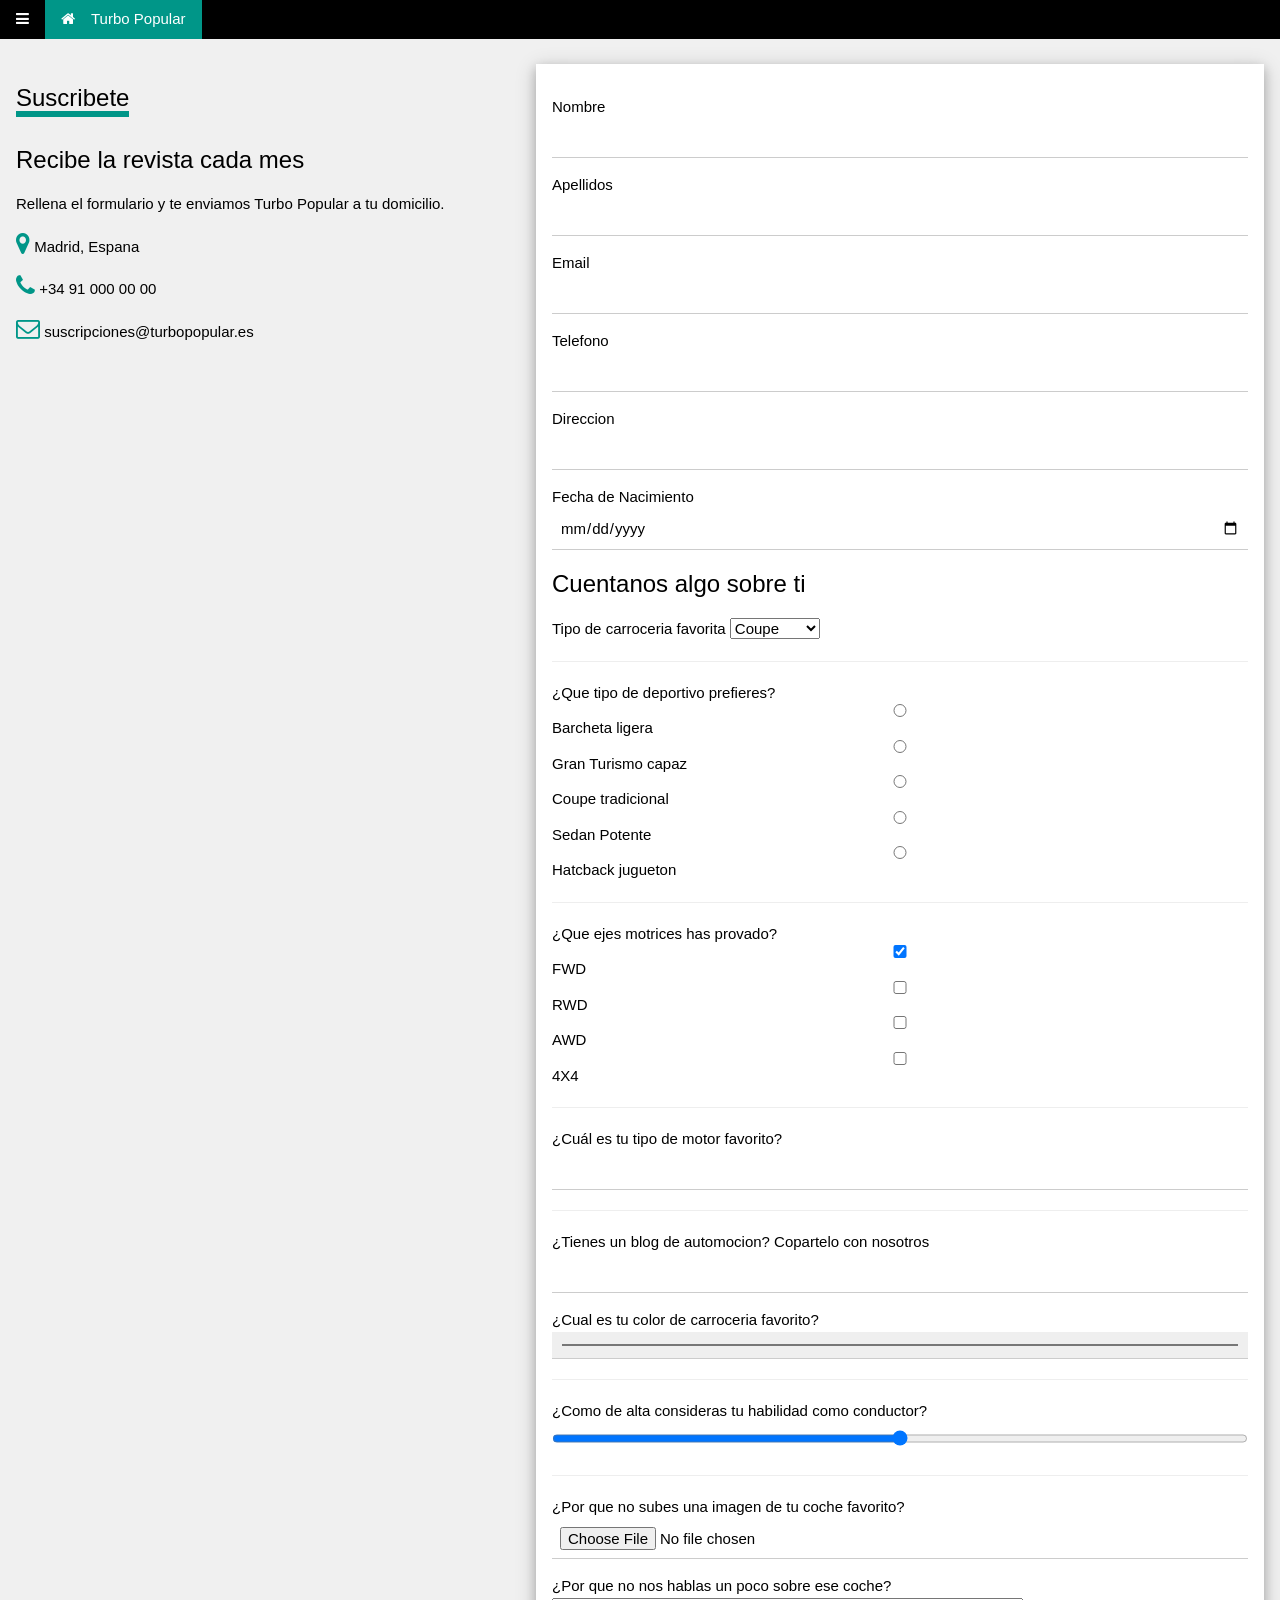
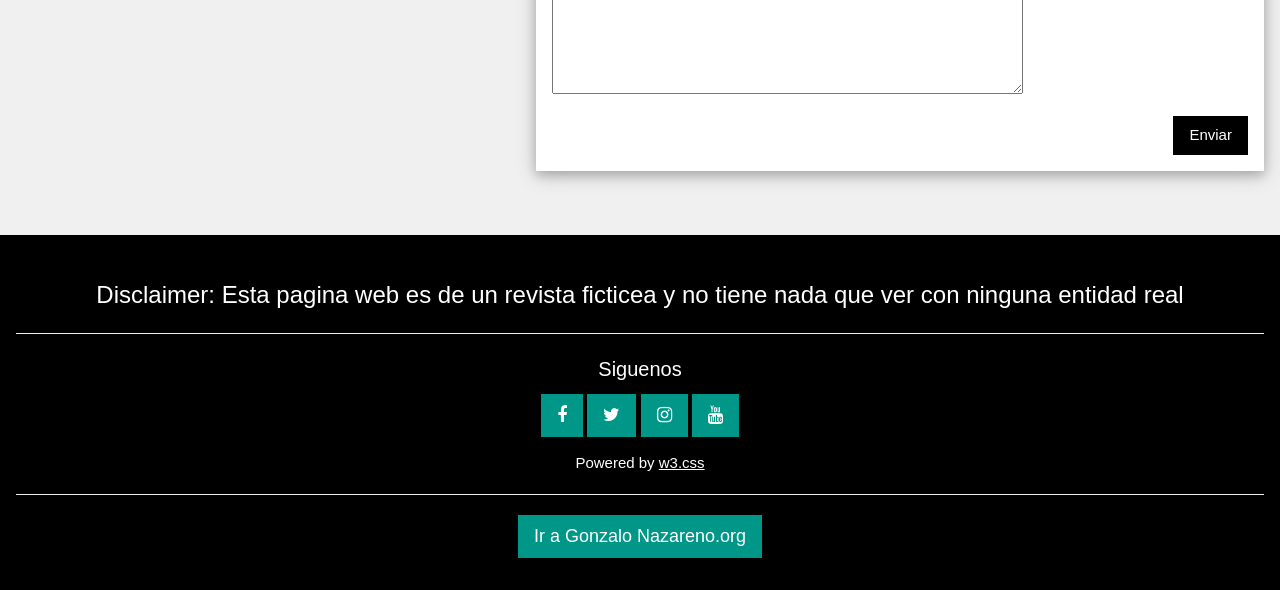
<file: suscripcion.html>
<!DOCTYPE html>
<html lang="es">
<head>
<title>Suscripcion - Turbo Popular</title>
<meta charset="UTF-8">
<meta name="viewport" content="width=device-width, initial-scale=1">
<link rel="icon" type="image/svg+xml" href="imagenes/favicon.svg">
<link rel="stylesheet" href="styles.css">
<link rel="stylesheet" href="https://cdnjs.cloudflare.com/ajax/libs/font-awesome/4.7.0/css/font-awesome.min.css">
</head>
<body id="suscripcion-inicio">

<input type="checkbox" id="menu-abierto" class="checkbox-sidebar">

<nav class="w3-sidebar w3-bar-block w3-white w3-card w3-animate-left w3-xxlarge ocultar" id="mySidebar">
  <label for="menu-abierto" class="w3-bar-item w3-button w3-text-teal puntero">
    Cerrar <i class="fa fa-remove"></i>
  </label>
  <hr>
  <a href="index.html" class="w3-bar-item w3-button boton-barra-lateral">Inicio</a>
  <hr>
  <a href="info.html" class="w3-bar-item w3-button boton-barra-lateral">La Revista</a>
  <hr>
  <a href="galeria.html" class="w3-bar-item w3-button boton-barra-lateral">Catalogo</a>
  <hr>
  <a href="suscripcion.html" class="w3-bar-item w3-button boton-barra-lateral">Suscripcion</a>
  <hr>
  <a href="examen.html" class="w3-bar-item w3-button boton-barra-lateral">Examen</a>
</nav>

<div class="w3-top">
  <div class="w3-bar w3-theme-d2 w3-left-align">
    <label for="menu-abierto" class="w3-bar-item w3-button w3-hover-white puntero">
      <i class="fa fa-bars"></i>
    </label>
    <a href="index.html" class="w3-bar-item w3-button w3-teal">
      <i class="fa fa-home w3-margin-right"></i>Turbo Popular
    </a>
    <span class="w3-bar-item w3-hide-small w3-opacity titulo-menu-lateral">Suscripcion</span>
  </div>
</div>

<div class="w3-container w3-padding-64 w3-theme-l5" id="formulario">
  <div class="w3-row">
    <div class="w3-col m5">
      <div class="w3-padding-16">
        <span class="w3-xlarge w3-border-teal w3-bottombar">Suscribete</span>
      </div>
      <h3>Recibe la revista cada mes</h3>
      <p>Rellena el formulario y te enviamos Turbo Popular a tu domicilio.</p>
      <p><i class="fa fa-map-marker w3-text-teal w3-xlarge"></i>  Madrid, Espana</p>
      <p><i class="fa fa-phone w3-text-teal w3-xlarge"></i>  +34 91 000 00 00</p>
      <p><i class="fa fa-envelope-o w3-text-teal w3-xlarge"></i>  suscripciones@turbopopular.es</p>
    </div>
    <div class="w3-col m7">
      <form class="w3-container w3-card-4 w3-padding-16 w3-white" action="http://172.22.200.240/resultado.php" method="post">

        <div class="w3-section">
          <label for="nombre">Nombre</label>
          <input class="w3-input" type="text" name="nombre" id="nombre" required>
        </div>
        <div class="w3-section">
          <label for="apellidos">Apellidos</label>
          <input class="w3-input" type="text" name="apellidos" id="apellidos" required>
        </div>
        <div class="w3-section">
          <label for="email">Email</label>
          <input class="w3-input" type="email" name="email" id="email" required>
        </div>
        <div class="w3-section">
          <label for="telefono">Telefono</label>
          <input class="w3-input" type="tel" name="telefono" id="telefono">
        </div>
        <div class="w3-section">
          <label for="direccion">Direccion</label>
          <input class="w3-input" type="text" name="direccion" id="direccion">
        </div>
        <div class="w3-section">
          <label for="fecha-nacimiento">Fecha de Nacimiento</label>
          <input class="w3-input" type="date" name="fecha-nacimiento" id="fecha-nacimiento">
        </div>
        <h3>Cuentanos algo sobre ti</h3>
        <div class="w3-section">
          <label for="carroceria-fav">Tipo de carroceria favorita</label>
          <select name="carroceria-fav" id="carroceria-fav">
            <option value="coupe">Coupe</option>
            <option value="sedan">Sedan</option>
            <option value="hatcback">Hatback</option>
            <option value="Sportback">Sportback</option>
            <option value="berlina">Berlina</option>
            <option value="suv">SUV</option>
            <option value="cabrio">Cabrio</option>
            <option value="roadster">Roadster</option>
            <option value="targa">Targa</option>
          </select>
        </div>
        <hr>
        <div class="w3-section">
          <label>¿Que tipo de deportivo prefieres?</label>
          <input class="w3-input" type="radio" name="tipo-deportivo" value="barcheta-ligera">Barcheta ligera
          <input class="w3-input" type="radio" name="tipo-deportivo" value="gt-capaz">Gran Turismo capaz
          <input class="w3-input" type="radio" name="tipo-deportivo" value="coupe-tradicional">Coupe tradicional
          <input class="w3-input" type="radio" name="tipo-deportivo" value="sedan-potente">Sedan Potente
          <input class="w3-input" type="radio" name="tipo-deportivo" value="hatcback-jugeton">Hatcback jugueton
        </div>
        <hr>
        <div class="w3-section">
          <label>¿Que ejes motrices has provado?</label>
          <input class="w3-input" type="checkbox" name="eje-motriz" value="fwd" checked>FWD
          <input class="w3-input" type="checkbox" name="eje-motriz" value="fwd">RWD
          <input class="w3-input" type="checkbox" name="eje-motriz" value="fwd">AWD
          <input class="w3-input" type="checkbox" name="eje-motriz" value="fwd">4X4
        </div>
        <HR>
        <div class="w3-section">
          <label for="motor">¿Cuál es tu tipo de motor favorito?</label>
          <input class="w3-input" name="motor" id="motor" list="motor-list">
          <datalist id="motor-list">
            <option value="B2"></option>
            <option value="I3"></option>
            <option value="I4"></option>
            <option value="B4"></option>
            <option value="I6"></option>
            <option value="B6"></option>
            <option value="V6"></option>
            <option value="V8"></option>
            <option value="V10"></option>
            <option value="V12"></option>
            <option value="F12"></option>
          </datalist>
        </div>
        <hr>
        <div class="w3-section">
          <label for="enlace">¿Tienes un blog de automocion? Copartelo con nosotros</label>
          <input class="w3-input" type="url" name="enlace" id="enlace">
        </div>
        <div class="w3-section">
          <label for="color">¿Cual es tu color de carroceria favorito?</label>
          <input class="w3-input" type="color" name="color" id="color">
        </div>
        <hr>
        <div class="w3-section">
          <label for="habilidad">¿Como de alta consideras tu habilidad como conductor?</label>
          <input class="w3-input" type="range" name="habilidad" id="habilidad">
        </div>
        <hr>
        <div class="w3-section">
          <label for="imagen">¿Por que no subes una imagen de tu coche favorito?</label>
          <input class="w3-input" type="file" name="imagen" id="imagen">
        </div>
        <div class="w3-section">
          <label for="texto">¿Por que no nos hablas un poco sobre ese coche?</label><br>
          <textarea name="texto" id="texto" rows="4" cols="50"></textarea>
        </div>
        <input class="w3-input" type="hidden" name="numero-usuario" value="1000">
        <button type="submit" class="w3-button w3-right w3-theme">Enviar</button>
      </form>
    </div>
  </div>
</div>

<footer class="w3-container w3-padding-32 w3-theme-d1 w3-center">
  <h3>Disclaimer: Esta pagina web es de un revista ficticea y no tiene nada que ver con ninguna entidad real</h3>
  <hr>
  <h4>Siguenos</h4>
  <a class="w3-button w3-large w3-teal" href="https://www.facebook.com"  target="_blank" rel="noopener"><i class="fa fa-facebook"></i></a>
  <a class="w3-button w3-large w3-teal" href="https://www.twitter.com"   target="_blank" rel="noopener"><i class="fa fa-twitter"></i></a>
  <a class="w3-button w3-large w3-teal" href="https://www.instagram.com" target="_blank" rel="noopener"><i class="fa fa-instagram"></i></a>
  <a class="w3-button w3-large w3-teal" href="https://www.youtube.com"   target="_blank" rel="noopener"><i class="fa fa-youtube"></i></a>
  <a class="w3-button w3-large w3-teal w3-hide-small" href="https://www.linkedin.com" target="_blank" rel="noopener"><i class="fa fa-linkedin"></i></a>
  <p>Powered by <a href="https://www.w3schools.com/w3css/default.asp" target="_blank">w3.css</a></p>
  <hr>
  <a class="w3-button w3-large w3-teal" href="https://www.gonzalonazareno.org"  target="_blank" rel="noopener">Ir a Gonzalo Nazareno.org</a>
</footer>
</body>
</html>
</file>
<file: styles.css>
/* Todos los elementos a continuación son los elementos necesarios que estaban incluidos en los archivos .css de la plantilla, al ser estos ficheros genericos que la web de la que se optubo la plantilla usaba para todas las plantillas, se han extraido de hay los elementos necesarios*/

/* Elementos */
html{box-sizing:border-box;-ms-text-size-adjust:100%;-webkit-text-size-adjust:100%}
*,*:before,*:after{box-sizing:inherit}
body{margin:0}
article,aside,details,figcaption,figure,footer,header,main,menu,nav,section{display:block}
a{background-color:transparent}a:active,a:hover{outline-width:0}
b,strong{font-weight:bolder}
mark{background:#ff0;color:#000}
small{font-size:80%}
img{border-style:none}
button,input,select,textarea,optgroup{font:inherit;margin:0}
button,input{overflow:visible}button,select{text-transform:none}
button,[type=button],[type=reset],[type=submit]{-webkit-appearance:button}
fieldset{border:1px solid #c0c0c0;margin:0 2px;padding:.35em .625em .75em}
legend{color:inherit;display:table;max-width:100%;padding:0;white-space:normal}
textarea{overflow:auto}
[type=checkbox],[type=radio]{padding:0}

/* --- Base tipográfica --- */
html,body{font-family:Verdana,sans-serif;font-size:15px;line-height:1.5}
html{overflow-x:hidden}
h1{font-size:36px}h2{font-size:30px}h3{font-size:24px}
h4{font-size:20px}h5{font-size:18px}h6{font-size:16px}
h1,h2,h3,h4,h5,h6{font-family:"Segoe UI",Arial,sans-serif;font-weight:400;margin:10px 0}
hr{border:0;border-top:1px solid #eee;margin:20px 0}
img{vertical-align:middle}
a{color:inherit}

/* --- Clases de texto --- */
.w3-wide{letter-spacing:4px}
.w3-image{max-width:100%;height:auto}


.w3-table,.w3-table-all{border-collapse:collapse;border-spacing:0;width:100%;display:table}
.w3-table-all{border:1px solid #ccc}
.w3-bordered tr,.w3-table-all tr{border-bottom:1px solid #ddd}
.w3-striped tbody tr:nth-child(even){background-color:#f1f1f1}
.w3-table-all tr:nth-child(odd){background-color:#fff}
.w3-table-all tr:nth-child(even){background-color:#f1f1f1}
.w3-hoverable tbody tr:hover{background-color:#ccc}
.w3-table td,.w3-table th,.w3-table-all td,.w3-table-all th{padding:8px;display:table-cell;text-align:left;vertical-align:top}
.w3-table th:first-child,.w3-table td:first-child,.w3-table-all th:first-child,.w3-table-all td:first-child{padding-left:16px}


.w3-btn,.w3-button{border:none;display:inline-block;padding:8px 16px;vertical-align:middle;overflow:hidden;text-decoration:none;color:inherit;background-color:inherit;text-align:center;cursor:pointer;white-space:nowrap;-webkit-user-select:none;-moz-user-select:none;user-select:none}
.w3-btn:hover{box-shadow:0 8px 16px 0 rgba(0,0,0,0.2),0 6px 20px 0 rgba(0,0,0,0.19)}
.w3-button:hover{color:#000!important;background-color:#ccc!important}

/* Lista */
.w3-ul{list-style-type:none;padding:0;margin:0}
.w3-ul li{padding:8px 16px;border-bottom:1px solid #ddd}
.w3-ul li:last-child{border-bottom:none}

/* Inputs */
.w3-input{padding:8px;display:block;border:none;border-bottom:1px solid #ccc;width:100%}
.w3-select{padding:9px 0;width:100%;border:none;border-bottom:1px solid #ccc}
.w3-check,.w3-radio{width:24px;height:24px;position:relative;top:6px}

/* Barra lateral */
.w3-sidebar{height:100%;width:200px;background-color:#fff;position:fixed!important;z-index:2;overflow:auto}
.w3-bar-block .w3-bar-item{width:100%;display:block;padding:8px 16px;text-align:left;border:none;white-space:normal;float:none;outline:0}
.w3-bar-block .w3-dropdown-hover,.w3-bar-block .w3-dropdown-click{width:100%}
.w3-bar-block .w3-dropdown-hover .w3-dropdown-content,.w3-bar-block .w3-dropdown-click .w3-dropdown-content{min-width:100%}
.w3-bar-block .w3-dropdown-hover .w3-button,.w3-bar-block .w3-dropdown-click .w3-button{width:100%;text-align:left;padding:8px 16px}

/* Nav */
.w3-bar{width:100%;overflow:hidden}
.w3-bar .w3-bar-item{padding:8px 16px;float:left;width:auto;border:none;display:block;outline:0}
.w3-bar .w3-dropdown-hover,.w3-bar .w3-dropdown-click{position:static;float:left}
.w3-bar .w3-button{white-space:normal}

/* clearfix */
.w3-container:after,.w3-container:before,.w3-panel:after,.w3-panel:before,
.w3-row:after,.w3-row:before,.w3-row-padding:after,.w3-row-padding:before,
.w3-cell-row:before,.w3-cell-row:after,.w3-clear:after,.w3-clear:before,
.w3-bar:before,.w3-bar:after{content:"";display:table;clear:both}

/* --- Dropdown --- */
.w3-dropdown-click,.w3-dropdown-hover{position:relative;display:inline-block;cursor:pointer}
.w3-dropdown-hover:hover .w3-dropdown-content{display:block}
.w3-dropdown-hover:first-child,.w3-dropdown-click:hover{background-color:#ccc;color:#000}
.w3-dropdown-hover:hover>.w3-button:first-child,.w3-dropdown-click:hover>.w3-button:first-child{background-color:#ccc;color:#000}
.w3-dropdown-content{cursor:auto;color:#000;background-color:#fff;display:none;position:absolute;min-width:160px;margin:0;padding:0;z-index:1}

/* --- Modal --- */
.w3-modal{z-index:3;display:none;padding-top:100px;position:fixed;left:0;top:0;width:100%;height:100%;overflow:auto;background-color:rgba(0,0,0,0.4)}
.w3-modal-content{margin:auto;background-color:#fff;position:relative;padding:0;outline:0;width:600px}
@media (max-width:600px){.w3-modal-content{margin:0 10px;width:auto!important}.w3-modal{padding-top:30px}}
@media (max-width:768px){.w3-modal-content{width:500px}.w3-modal{padding-top:50px}}
@media (min-width:993px){.w3-modal-content{width:900px}.w3-hide-large{display:none!important}.w3-sidebar.w3-collapse{display:block!important}}
@media (max-width:992px) and (min-width:601px){.w3-hide-medium{display:none!important}}
@media (max-width:992px){.w3-sidebar.w3-collapse{display:none}}

/* --- Top / Bottom --- */
.w3-top,.w3-bottom{position:fixed;width:100%;z-index:1}
.w3-top{top:0}.w3-bottom{bottom:0}

/* --- Columnas responsive --- */
.w3-col,.w3-half,.w3-third,.w3-twothird,.w3-threequarter,.w3-quarter{float:left;width:100%}
@media (min-width:601px){
  .w3-col.m3,.w3-quarter{width:24.99999%}
  .w3-col.m4,.w3-third{width:33.33333%}
  .w3-col.m5{width:41.66666%}
  .w3-col.m6,.w3-half{width:49.99999%}
  .w3-col.m7{width:58.33333%}
  .w3-col.m8,.w3-twothird{width:66.66666%}
  .w3-col.m9,.w3-threequarter{width:74.99999%}
  .w3-col.m12{width:99.99999%}
}
@media (max-width:600px){.w3-hide-small{display:none!important}}
@media (min-width:601px){.w3-hide-small{display:none!important}}

.w3-row-padding,.w3-row-padding>.w3-half,.w3-row-padding>.w3-third,
.w3-row-padding>.w3-twothird,.w3-row-padding>.w3-threequarter,
.w3-row-padding>.w3-quarter,.w3-row-padding>.w3-col{padding:0 8px}
.w3-content,.w3-auto{margin-left:auto;margin-right:auto}
.w3-content{max-width:980px}.w3-auto{max-width:1140px}

/* --- Display helpers --- */
.w3-display-container{position:relative}
.w3-display-topleft{position:absolute;left:0;top:0}
.w3-display-topright{position:absolute;right:0;top:0}
.w3-display-bottomleft{position:absolute;left:0;bottom:0}
.w3-display-bottomright{position:absolute;right:0;bottom:0}
.w3-display-middle{position:absolute;top:50%;left:50%;transform:translate(-50%,-50%)}
.w3-display-bottommiddle{position:absolute;left:50%;bottom:0;transform:translate(-50%,0%)}
.w3-display-container:hover .w3-display-hover{display:block}
.w3-display-hover{display:none}
.w3-hide{display:none!important}
.w3-show-block,.w3-show{display:block!important}
.w3-block{display:block;width:100%}
.w3-responsive{display:block;overflow-x:auto}

/* --- Formas --- */
.w3-circle{border-radius:50%}
.w3-round-small{border-radius:2px}.w3-round,.w3-round-medium{border-radius:4px}

/* --- Tooltip --- */
.w3-tooltip,.w3-display-container{position:relative}
.w3-tooltip .w3-text{display:none}
.w3-tooltip:hover .w3-text{display:inline-block}

/* --- Espaciado --- */
.w3-container,.w3-panel{padding:0.01em 16px}
.w3-panel{margin-top:16px;margin-bottom:16px}
.w3-section{margin-top:16px!important;margin-bottom:16px!important}
.w3-margin{margin:16px!important}
.w3-margin-top{margin-top:16px!important}
.w3-margin-bottom{margin-bottom:16px!important}
.w3-margin-left{margin-left:16px!important}
.w3-margin-right{margin-right:16px!important}
.w3-padding-small{padding:4px 8px!important}
.w3-padding{padding:8px 16px!important}
.w3-padding-large{padding:12px 24px!important}
.w3-padding-16{padding-top:16px!important;padding-bottom:16px!important}
.w3-padding-24{padding-top:24px!important;padding-bottom:24px!important}
.w3-padding-32{padding-top:32px!important;padding-bottom:32px!important}
.w3-padding-48{padding-top:48px!important;padding-bottom:48px!important}
.w3-padding-64{padding-top:64px!important;padding-bottom:64px!important}

/* Alineación */
.w3-left{float:left!important}
.w3-right{float:right!important}
.w3-center{text-align:center!important}
.w3-justify{text-align:justify!important}
.w3-bold{font-weight:bold}

/* Bordes */
.w3-border{border:1px solid #ccc!important}
.w3-border-bottom{border-bottom:1px solid #ccc!important}
.w3-topbar{border-top:6px solid #ccc!important}
.w3-bottombar{border-bottom:6px solid #ccc!important}
.w3-border-teal{border-color:#009688!important}

/* Sombras */
.w3-card,.w3-card-2{box-shadow:0 2px 5px 0 rgba(0,0,0,0.16),0 2px 10px 0 rgba(0,0,0,0.12)}
.w3-card-4,.w3-hover-shadow:hover{box-shadow:0 4px 10px 0 rgba(0,0,0,0.2),0 4px 20px 0 rgba(0,0,0,0.19)}

/* Tamaños de letra */
.w3-small{font-size:12px!important}
.w3-large{font-size:18px!important}
.w3-xlarge{font-size:24px!important}
.w3-xxlarge{font-size:36px!important}

/* Elementos de Opacidad */
.w3-opacity,.w3-hover-opacity:hover{opacity:0.60}
.w3-opacity-min{opacity:0.75}
.w3-greyscale-min,.w3-grayscale-min{filter:grayscale(50%)}

/* Animaciones */
.w3-animate-opacity{animation:opac 0.8s}@keyframes opac{from{opacity:0}to{opacity:1}}
.w3-animate-top{position:relative;animation:animatetop 0.4s}@keyframes animatetop{from{top:-300px;opacity:0}to{top:0;opacity:1}}
.w3-animate-left{position:relative;animation:animateleft 0.4s}@keyframes animateleft{from{left:-300px;opacity:0}to{left:0;opacity:1}}

/* Colores originales plantilla w3.css */
.w3-teal,.w3-hover-teal:hover{color:#fff!important;background-color:#009688!important}
.w3-white,.w3-hover-white:hover{color:#000!important;background-color:#fff!important}
.w3-black,.w3-hover-black:hover{color:#fff!important;background-color:#000!important}
.w3-grey,.w3-hover-grey:hover{color:#000!important;background-color:#9e9e9e!important}
.w3-light-grey,.w3-hover-light-grey:hover{color:#000!important;background-color:#f1f1f1!important}
.w3-dark-grey,.w3-hover-dark-grey:hover{color:#fff!important;background-color:#616161!important}
.w3-text-teal,.w3-hover-text-teal:hover{color:#009688!important}
.w3-text-white,.w3-hover-text-white:hover{color:#fff!important}
.w3-text-grey,.w3-hover-text-grey:hover{color:#757575!important}

/* --- Tema negro (w3-theme-black.css) --- */
.w3-theme-l5{color:#000!important;background-color:#f0f0f0!important}
.w3-theme-l4{color:#000!important;background-color:#cccccc!important}
.w3-theme-l3{color:#fff!important;background-color:#999999!important}
.w3-theme-l2{color:#fff!important;background-color:#666666!important}
.w3-theme-l1{color:#fff!important;background-color:#333333!important}
.w3-theme-d1{color:#fff!important;background-color:#000000!important}
.w3-theme-d2{color:#fff!important;background-color:#000000!important}
.w3-theme{color:#fff!important;background-color:#000000!important}
.w3-hover-theme:hover{color:#fff!important;background-color:#000000!important}
.w3-text-theme{color:#000000!important}
.w3-border-theme{border-color:#000000!important}

/* A partir de este punto son solo elementos que e tenido que añadir para la web */

/* Checkbox oculto que controla la barra lateral */
.checkbox-sidebar { display: none; }
.checkbox-sidebar:checked ~ #mySidebar { display: block !important; }


.imagen-cabecera {
  width: 100%;
  min-height: 350px;
  max-height: 600px;
  display: block;
  background-color: #555;
}

.puntero{
  cursor: pointer
}

.ocultar{
  display: none;
  z-index: 2
}

.titulo-menu-lateral{
  padding: 8px 16px;
}

.titular-info{
  padding-top: 80px;
  padding-bottom: 32px;
}

.catalogo{
  padding-top: 80px;
  padding-bottom: 32px;
}

.cita-destacada {
  border-left: 4px solid #009688;
  padding: 8px 16px;
  background-color: #f1f1f1;
  font-style: italic;
  margin: 16px 0;
}

.galeria{
  display: flex
}

.boton-barra-lateral{
font-size: 20px
}

.imagenes-ini{
  width: 45%;
  background-color: #888;
  min-height: 80px;
}

.imagenes-noticia{
  width: 100%;
  background-color: #666;
  min-height: 140px;
}

.imagen-principal{
  width: 100%;
  min-height: 350px;
  max-height: 600px;
  background-color: #444;
  display: block;
}

.imagenes-galeria{
  width: 100%;
  background-color: #888;
  min-height: 120px;
}

.img-examen{

width: 45%;
background-color: #888;
min-height: 80px;

}
</file>
